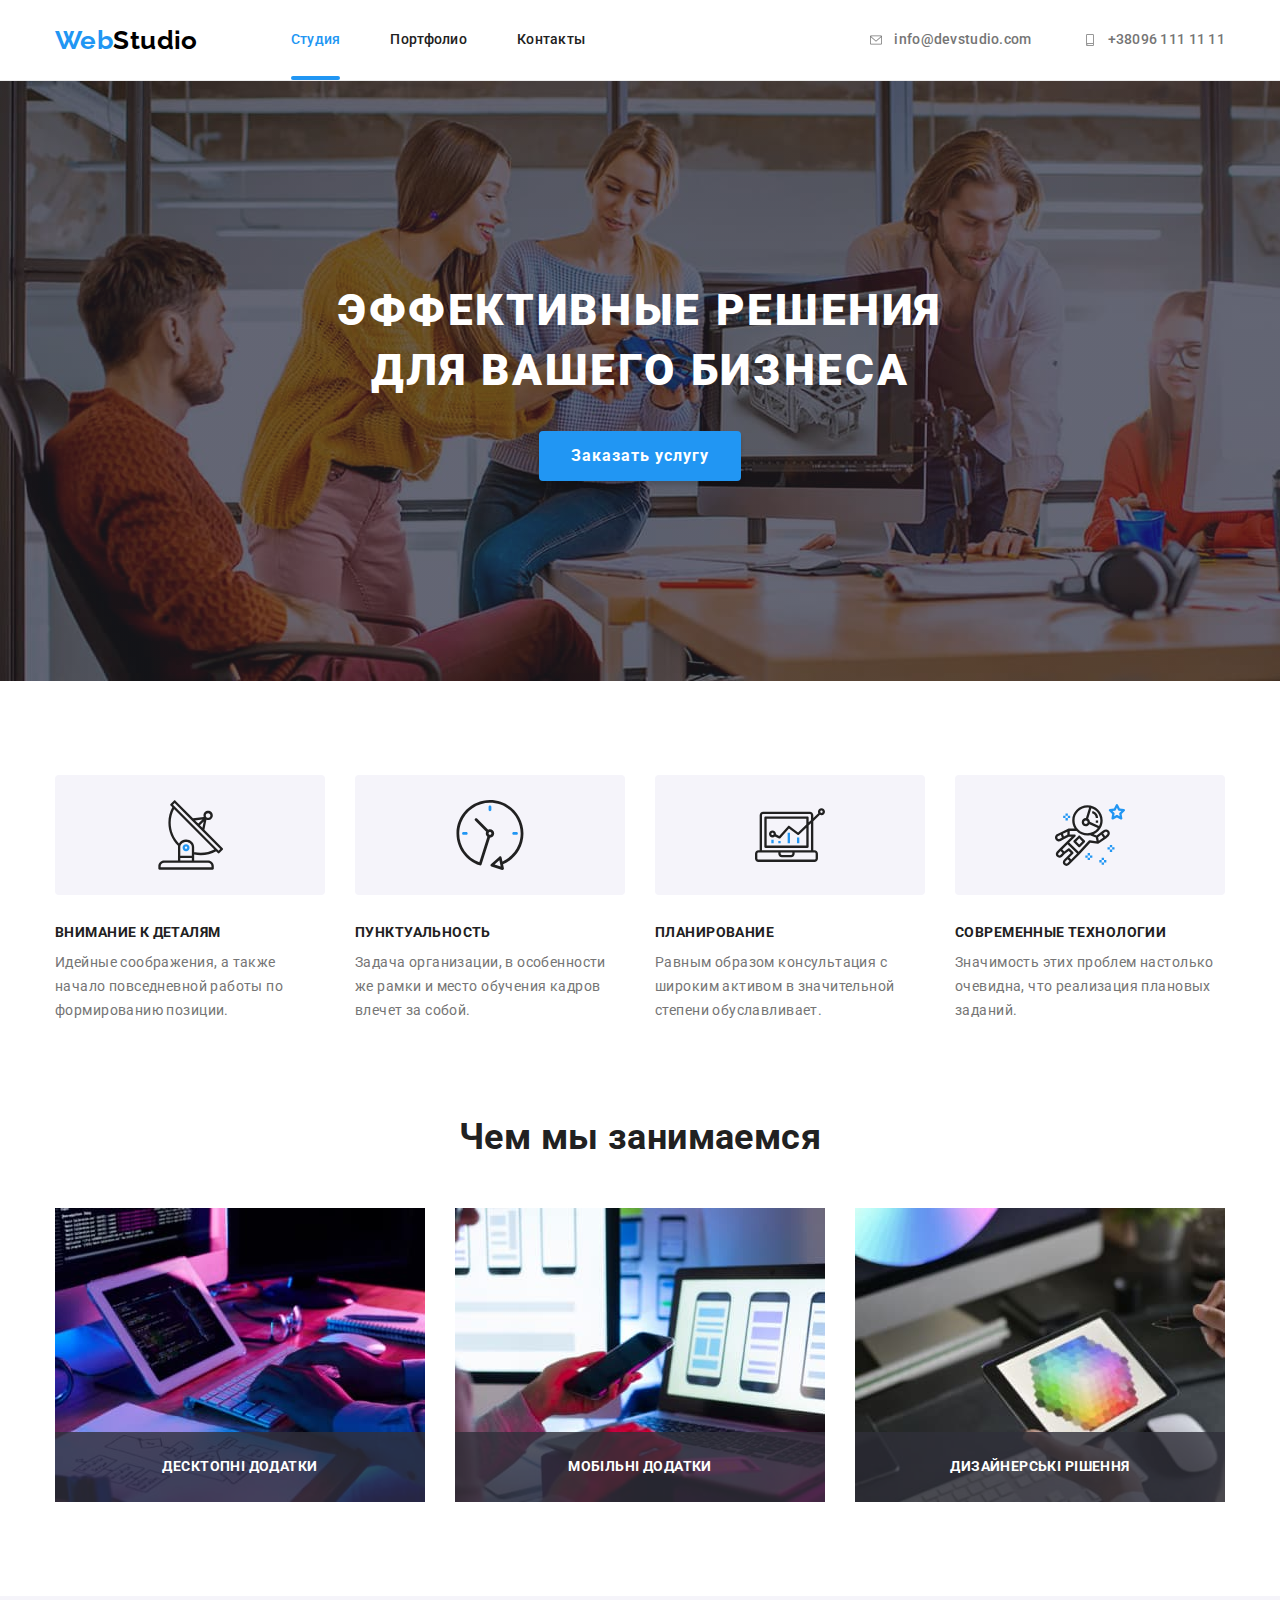
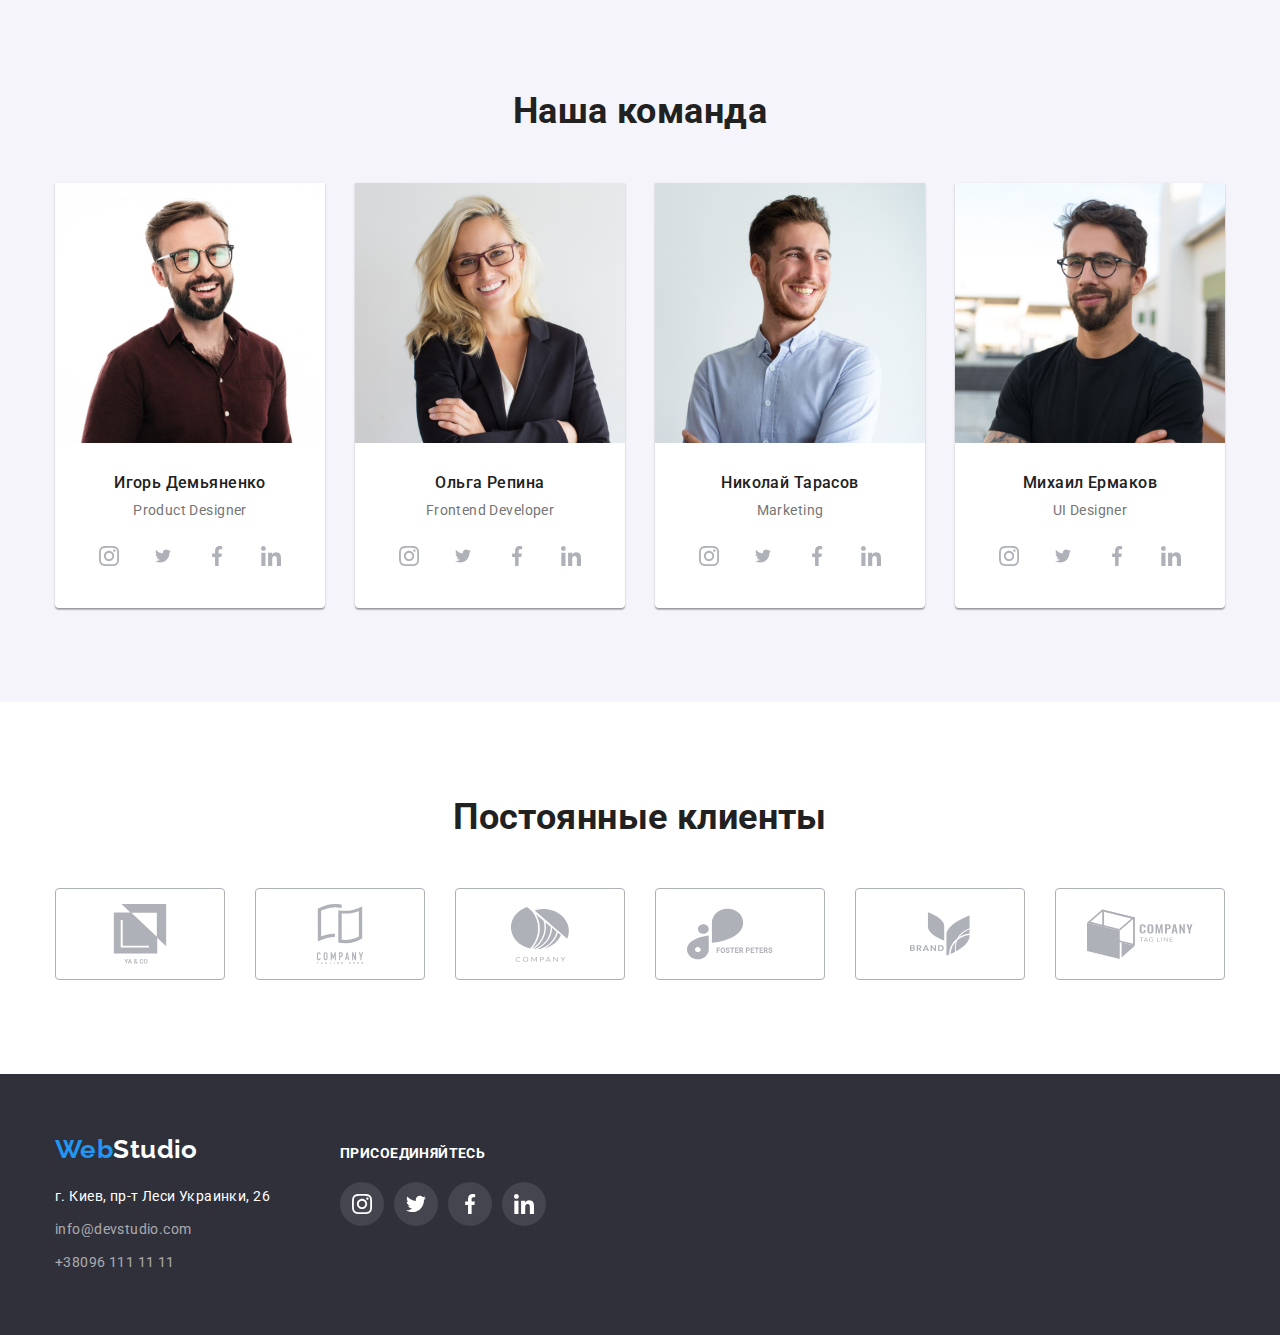
<file: index.html>
<!DOCTYPE html>
<html lang="ru">
<head>
    <meta charset="UTF-8">
    <meta http-equiv="X-UA-Compatible" content="IE=edge">
    <meta name="viewport" content="width=device-width, initial-scale=1.0">
    <title>Вебстудия</title>
    <link rel="stylesheet" href="https://cdnjs.cloudflare.com/ajax/libs/modern-normalize/1.1.0/modern-normalize.min.css">
    <link rel="stylesheet" href="./css/style.css">
    <link href="https://fonts.googleapis.com/css2?family=Raleway:wght@700&family=Roboto:wght@400;500;700;900&display=swap"
        rel="stylesheet">
</head>
<body>
 <header>
    <div class="container header">
    <a href="index.html" class="logo"><span class="logo-text">Web</span>Studio</a>
    <nav class="site-nav">
        <ul class="nav-link">
            <li class="item">
                <a href="index.html" class="link current">Студия</a>
            </li>
            <li class="item">
                <a href="portfolio.html" class="link">Портфолио</a>
            </li>
            <li class="item">
                <a href="#" class="link">Контакты</a>
            </li>
        </ul>
    </nav>
    <ul class="contact">
        <li class="item">
            <a href="mailto:info@devstudio.com" class="contact-link">
                <svg class="envelope" width="16px" height="12px">
                    <use href="./images/icon/sprite.svg#envelope"></use>
                </svg>info@devstudio.com
            </a>
        </li>
        <li class="item">
            <a href="tel:+380961111111" class="contact-link">
                <svg class="envelope" width="10px" height="16px">
                <use href="./images/icon/sprite.svg#smartphone"></use>
            </svg>+38096 111 11 11</a>
        </li>
    </ul>
    </div>
 </header>
 <main>
    <!--Hero-->
    <section class="section hero">
        <div class="container">
        <h1 class="title">ЭФФЕКТИВНЫЕ РЕШЕНИЯ ДЛЯ ВАШЕГО БИЗНЕСА</h1>
        <button type="button" class="btn-hero" data-modal-open>Заказать услугу</button>
        </div>
        <div class="backdrop is-hidden" data-modal>
            <div class="modal">
            <button class="modal-close" data-modal-close>
                <svg class="icon-close" width="11px" height="11px">
                    <use href="./images/icon/sprite.svg#close"></use>
                </svg> 
            </button>
            </div>
        </div>
    </section>
    <!--Advantages-->
    <section class="section advantage">
        <div class="container">
        <h2 class="visually-hidden" >Наши преимущества</h2>
        <ul class="advantage-list"> 
            <li class="item">
                <div class="advantage-icon">
                <svg class="icon" width="65px" height="70px">
                    <use href="./images/icon/sprite.svg#satelite"></use>
                </svg>
                </div>
                <h3 class="advantage-title">Внимание к деталям</h3>
                <p class="advantage-text">
                    Идейные соображения, а также начало повседневной работы по формированию позиции.
                </p>
            </li>
            <li class="item">
                <div class="advantage-icon">
                    <svg class="icon" width="70px" height="70px">
                        <use href="./images/icon/sprite.svg#clock"></use>
                    </svg>
                </div>
                <h3 class="advantage-title">Пунктуальность</h3>
                <p class="advantage-text">
                    Задача организации, в особенности же рамки и место обучения кадров влечет за собой.
                </p>
            </li>
            <li class="item">
                <div class="advantage-icon">
                    <svg class="icon" width="70px" height="70px">
                        <use href="./images/icon/sprite.svg#diagram"></use>
                    </svg>
                </div>
                <h3 class="advantage-title">Планирование</h3>
                <p class="advantage-text">
                    Равным образом консультация с широким активом в значительной степени обуславливает.
                </p>
            </li>
            <li class="item">
                <div class="advantage-icon">
                    <svg class="icon" width="70px" height="70px">
                        <use href="./images/icon/sprite.svg#astronaut"></use>
                    </svg>
                </div>
                <h3 class="advantage-title">Современные технологии</h3>
                <p class="advantage-text">
                    Значимость этих проблем настолько очевидна, что реализация плановых заданий.
                </p>
            </li>
        </ul>
        </div>
    </section>
    <!--Works-->
    <section class="section works">
        <div class="container">
        <h2 class="works-title">Чем мы занимаемся</h2>
        <ul class="works-list">
            <li class="item">
                <img src="./images/work1.jpg" alt="Набор проэкта"
                width="370" height="294">
                <p class="image-text">Десктопні додатки</p>
            </li>
            <li class="item">
                <img src="./images/work2.jpg" alt="Ноутбук"
                width="370" height="294">
                <p class="image-text">Мобільні додатки</p>
            </li>
            <li class="item">
                <img src="./images/work3.jpg" alt="Планшет"
                width="370" height="294">
                <p class="image-text">Дизайнерські рішення</p>
            </li>
        </ul>
        </div>
    </section>
    <!--Stuff-->
    <section class="section stuff">
        <div class="container">
        <h2 class="stuff-title">Наша команда</h2>
        <ul class="stuff-list">
            <li class="item">
                <img src="./images/face1.jpg" alt="Игорь Демьяненко" 
                width="270" height="260">
                <div class="stuff-card">
                    <h3 class="stuff-title-name">Игорь Демьяненко</h3>
                    <p lang="en" class="stuff-position">Product Designer</p>
                    <div>
                        <ul class="social-stuff">
                            <li class="social-stuff-item">
                                    <a href="#" class="stuff-link">
                                        <svg class="social-icon" width="20px" height="20px">
                                            <use href="./images/icon/sprite.svg#instagram"></use>
                                        </svg>
                                    </a>
                            </li>
                            <li class="social-stuff-item">
                                 <a href="#" class="stuff-link">
                                    <svg class="social-icon" width="20px" height="16px">
                                        <use href="./images/icon/sprite.svg#twitter"></use>
                                    </svg>
                                </a>
                            </li>
                            <li class="social-stuff-item">
                                <a href="#" class="stuff-link">
                                    <svg class="social-icon" width="20px" height="20px">
                                        <use href="./images/icon/sprite.svg#facebook"></use>
                                    </svg>
                                </a>
                            </li>
                            <li class="social-stuff-item">
                                <a href="#" class="stuff-link">
                                    <svg class="social-icon" width="20px" height="20px">
                                        <use href="./images/icon/sprite.svg#linkedin"></use>
                                    </svg>
                                </a>
                            </li>
                        </ul>
                    </div>
                </div>    
            </li>
            <li class="item">
                <img src="./images/face2.jpg" alt="Ольга Репина" 
                width="270" height="260">
                <div class="stuff-card">
                    <h3 class="stuff-title-name">Ольга Репина</h3>
                    <p lang="en" class="stuff-position">Frontend Developer</p>
                    <div>
                        <ul class="social-stuff">
                            <li class="social-stuff-item">
                                <a href="#" class="stuff-link">
                                    <svg class="social-icon" width="20px" height="20px">
                                        <use href="./images/icon/sprite.svg#instagram"></use>
                                    </svg>
                                </a>
                            </li>
                            <li class="social-stuff-item">
                                <a href="#" class="stuff-link">
                                    <svg class="social-icon" width="20px" height="16px">
                                        <use href="./images/icon/sprite.svg#twitter"></use>
                                    </svg>
                                </a>
                            </li>
                            <li class="social-stuff-item">
                                <a href="#" class="stuff-link">
                                    <svg class="social-icon" width="20px" height="20px">
                                        <use href="./images/icon/sprite.svg#facebook"></use>
                                    </svg>
                                </a>
                            </li>
                            <li class="social-stuff-item">
                                <a href="#" class="stuff-link">
                                    <svg class="social-icon" width="20px" height="20px">
                                        <use href="./images/icon/sprite.svg#linkedin"></use>
                                    </svg>
                                </a>
                            </li>
                        </ul>
                    </div>
                </div>
            </li>
            <li class="item">
                <img src="./images/face3.jpg" alt="Николай Тарасов" 
                width="270" height="260">
                <div class="stuff-card">
                    <h3 class="stuff-title-name">Николай Тарасов</h3>
                    <p lang="en" class="stuff-position">Marketing</p>
                    <div>
                        <ul class="social-stuff">
                            <li class="social-stuff-item">
                                <a href="#" class="stuff-link">
                                    <svg class="social-icon" width="20px" height="20px">
                                        <use href="./images/icon/sprite.svg#instagram"></use>
                                    </svg>
                                </a>
                            </li>
                            <li class="social-stuff-item">
                                <a href="#" class="stuff-link">
                                    <svg class="social-icon" width="20px" height="16px">
                                        <use href="./images/icon/sprite.svg#twitter"></use>
                                    </svg>
                                </a>
                            </li>
                            <li class="social-stuff-item">
                                <a href="#" class="stuff-link">
                                    <svg class="social-icon" width="20px" height="20px">
                                        <use href="./images/icon/sprite.svg#facebook"></use>
                                    </svg>
                                </a>
                            </li>
                            <li class="social-stuff-item">
                                <a href="#" class="stuff-link">
                                    <svg class="social-icon" width="20px" height="20px">
                                        <use href="./images/icon/sprite.svg#linkedin"></use>
                                    </svg>
                                </a>
                            </li>
                        </ul>
                    </div>
                </div>    
            </li>
            <li class="item">
                <img src="./images/face4.jpg" alt="Михаил Ермаков" 
                width="270" height="260">
                <div class="stuff-card">
                    <h3 class="stuff-title-name">Михаил Ермаков</h3>
                    <p lang="en" class="stuff-position">UI Designer</p>
                    <div>
                        <ul class="social-stuff">
                            <li class="social-stuff-item">
                                <a href="#" class="stuff-link">
                                    <svg class="social-icon" width="20px" height="20px">
                                        <use href="./images/icon/sprite.svg#instagram"></use>
                                    </svg>
                                </a>
                            </li>
                            <li class="social-stuff-item">
                                <a href="#" class="stuff-link">
                                    <svg class="social-icon" width="20px" height="16px">
                                        <use href="./images/icon/sprite.svg#twitter"></use>
                                    </svg>
                                </a>
                            </li>
                            <li class="social-stuff-item">
                                <a href="#" class="stuff-link">
                                    <svg class="social-icon" width="20px" height="20px">
                                        <use href="./images/icon/sprite.svg#facebook"></use>
                                    </svg>
                                </a>
                            </li>
                            <li class="social-stuff-item">
                                <a href="#" class="stuff-link">
                                    <svg class="social-icon" width="20px" height="20px">
                                        <use href="./images/icon/sprite.svg#linkedin"></use>
                                    </svg>
                                </a>
                            </li>
                        </ul>
                    </div>
                </div>
            </li>
        </ul>
        </div>
    </section>
    <!-- Clients -->
    <section class="section">
        <div class="container">
            <h2 class="works-title">Постоянные клиенты</h2>
            <ul class="client-list">
                <li class="client-item">
                    <a class="client-link" href="#">
                        <svg class="client-icon" width="106px" height="60px">
                            <use href="./images/icon/sprite.svg#logo1"></use>
                        </svg> 
                    </a>
                </li>
                <li class="client-item">
                    <a class="client-link" href="#">
                        <svg class="client-icon" width="106px" height="60px">
                            <use href="./images/icon/sprite.svg#logo2"></use>
                        </svg>
                    </a>
                </li>
                <li class="client-item">
                    <a class="client-link" href="#">
                        <svg class="client-icon" width="106px" height="60px">
                            <use href="./images/icon/sprite.svg#logo3"></use>
                        </svg>
                    </a>
                </li>
                <li class="client-item">
                    <a class="client-link" href="#">
                        <svg class="client-icon" width="106px" height="60px">
                            <use href="./images/icon/sprite.svg#logo4"></use>
                        </svg>
                    </a>
                </li>
                <li class="client-item">
                    <a class="client-link" href="#">
                        <svg class="client-icon" width="106px" height="60px">
                            <use href="./images/icon/sprite.svg#logo5"></use>
                        </svg>
                    </a>
                </li>
                <li class="client-item">
                    <a class="client-link" href="#">
                        <svg class="client-icon" width="106px" height="60px">
                            <use href="./images/icon/sprite.svg#logo6"></use>
                        </svg>
                    </a>
                </li>
            </ul>
        </div>
    </section>
 </main>
 <footer class="footer">
    <div class="container footer-block">
        <div>
            <a href="index.html" class="logo-bottom"><span class="logo-text">Web</span>Studio</a>
            <address class="address">
                <p class="address-street">г. Киев, пр-т Леси Украинки, 26</p> 
                <a class="address-link mail" href="mailto:info@devstudio.com">info@devstudio.com</a> 
                <a class="address-link tel" href="tel:+380961111111">+38096 111 11 11</a>
        </address>
        </div>
        <div class="social-footer">
            <h2 class="footer-title">Присоединяйтесь</h2>
            <ul class="social-footer-list">
                <li class="social-footer-item">
                    <a href="#" class="social-footer-link">
                        <svg class="social-footer-icon" width="20px" height="20px">
                            <use href="./images/icon/sprite.svg#instagram"></use>
                        </svg>
                    </a>
                </li>
                <li class="social-footer-item">
                    <a href="#" class="social-footer-link">
                        <svg class="social-footer-icon" width="20px" height="20px">
                            <use href="./images/icon/sprite.svg#twitter"></use>
                        </svg>
                    </a>
                </li>
                <li class="social-footer-item">
                    <a href="#" class="social-footer-link">
                        <svg class="social-footer-icon" width="20px" height="20px">
                            <use href="./images/icon/sprite.svg#facebook"></use>
                        </svg>
                    </a>
                </li>
                <li class="social-footer-item">
                    <a href="#" class="social-footer-link">
                        <svg class="social-footer-icon" width="20px" height="20px">
                            <use href="./images/icon/sprite.svg#linkedin"></use>
                        </svg>
                    </a>
                </li>
            </ul>
        </div>
    </div>    
 </footer>
<script src="./js/modal.js"></script>
</body>
</html>
</file>
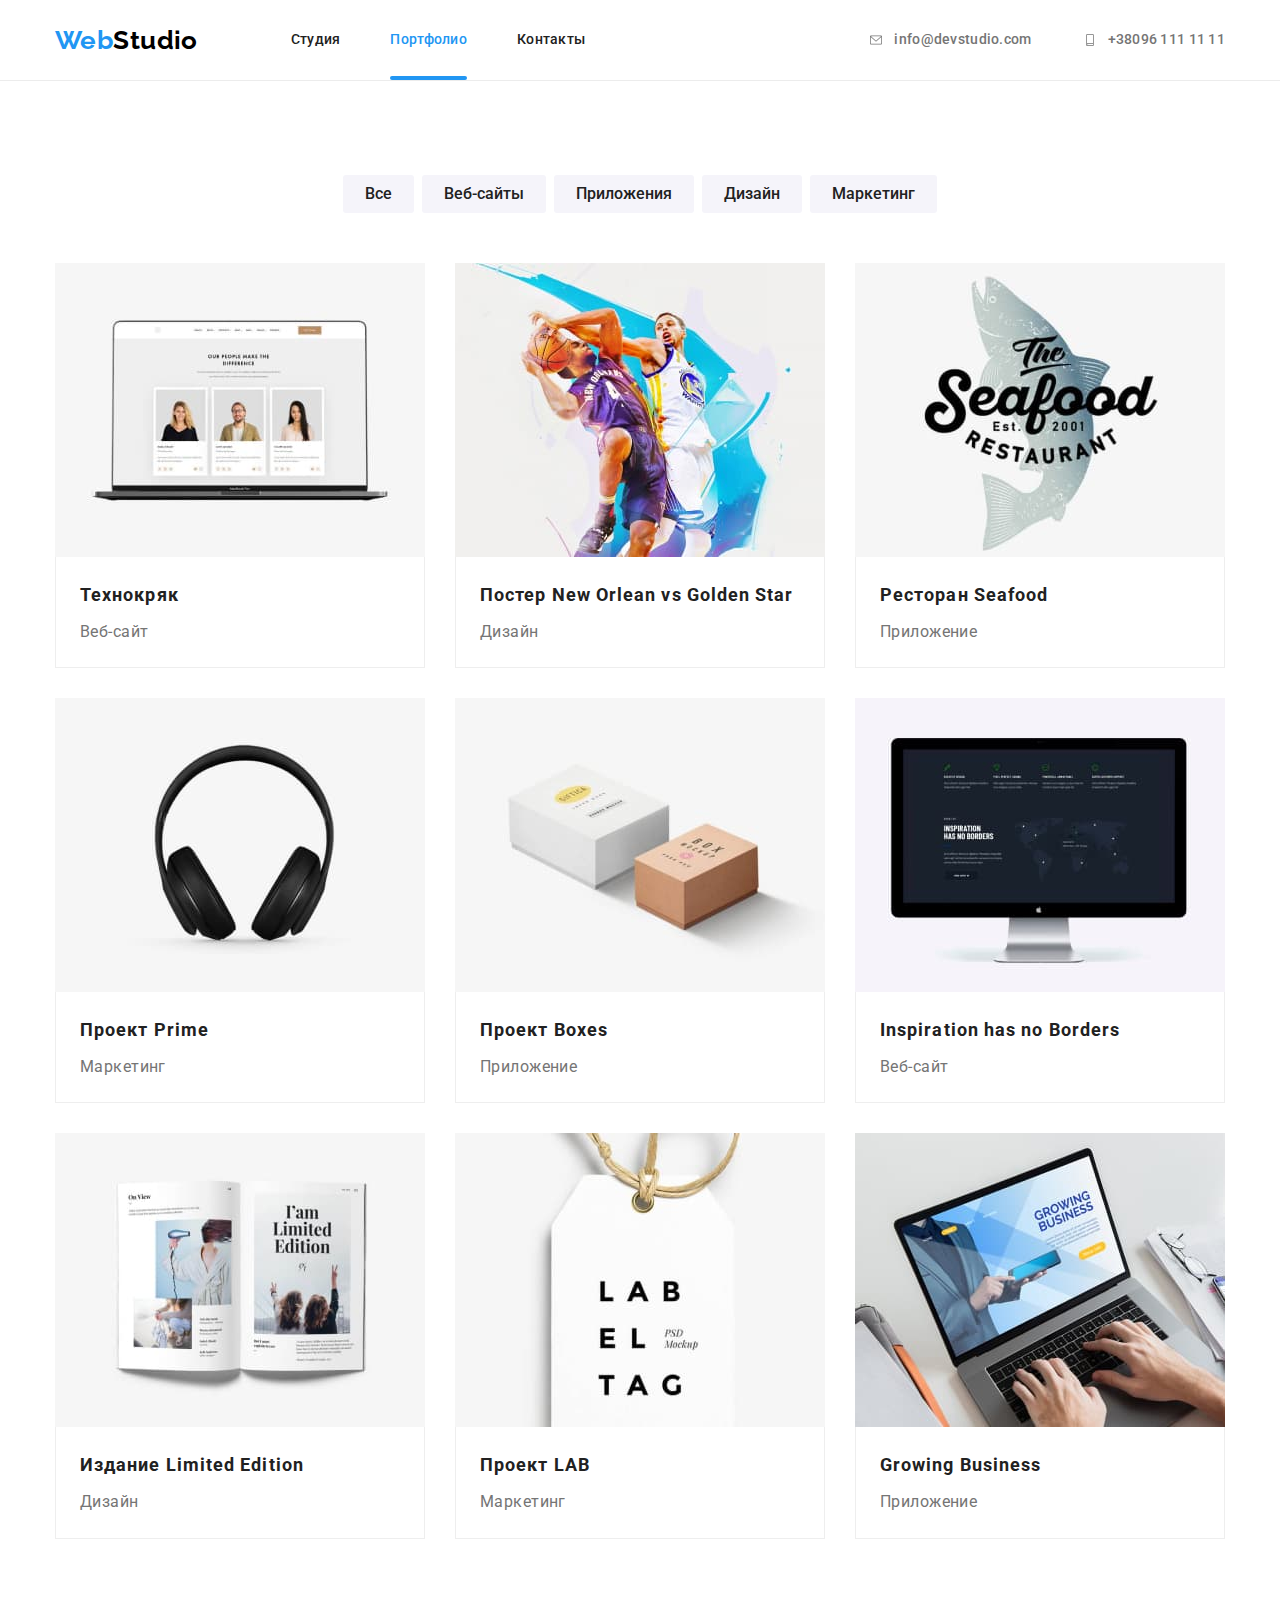
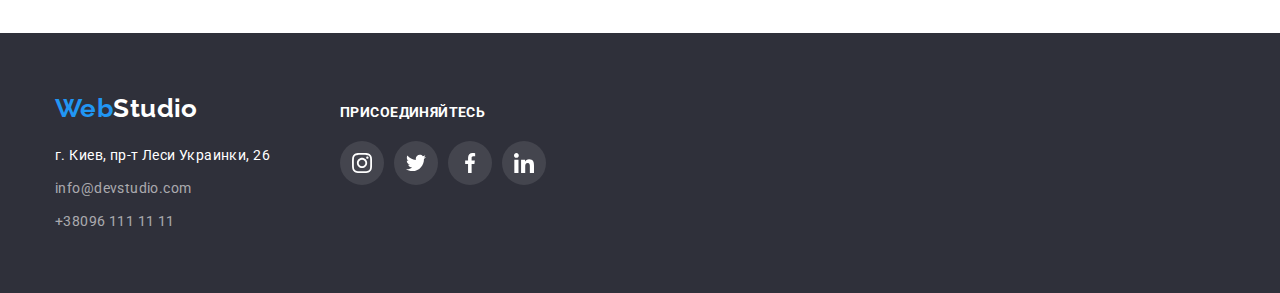
<file: portfolio.html>
<!DOCTYPE html>
<html lang="en">
<head>
    <meta charset="UTF-8">
    <meta http-equiv="X-UA-Compatible" content="IE=edge">
    <meta name="viewport" content="width=device-width, initial-scale=1.0">
    <title>Портфолио</title>
    <link rel="stylesheet" href="https://cdnjs.cloudflare.com/ajax/libs/modern-normalize/1.1.0/modern-normalize.min.css">
    <link rel="stylesheet" href="./css/style.css">
    <link href="https://fonts.googleapis.com/css2?family=Raleway:wght@700&family=Roboto:wght@400;500;700;900&display=swap"
        rel="stylesheet">
</head>
<body>
    <header>
    <div class="container header">
        <a href="index.html" class="logo"><span class="logo-text">Web</span>Studio</a>
        <nav class="site-nav">
            <ul class="nav-link">
                <li class="item">
                    <a href="index.html" class="link">Студия</a>
                </li>
                <li class="item">
                    <a href="portfolio.html" class="link current">Портфолио</a>
                </li>
                <li class="item">
                    <a href="#" class="link">Контакты</a>
                </li>
            </ul>
        </nav>
        <ul class="contact">
            <li class="item">
                <a href="mailto:info@devstudio.com" class="contact-link">
                    <svg class="envelope" width="16px" height="12px">
                        <use href="./images/icon/sprite.svg#envelope"></use>
                    </svg>info@devstudio.com
                </a>
            </li>
            <li class="item">
                <a href="tel:+380961111111" class="contact-link">
                    <svg class="envelope" width="10px" height="16px">
                        <use href="./images/icon/sprite.svg#smartphone"></use>
                    </svg>+38096 111 11 11</a>
            </li>
        </ul>
    </div>
    </header>
    <main>
        <section class="section">
            <div class="container">
            <!--Наши работы нужно скрыть-->
            <h1 class="visually-hidden">Наши работы</h1>
            <!--Наши работы-->
            <ul class="filter">
                <li class="item"><button type="button" class="btn-portfolio">Все</button></li>
                <li class="item"><button type="button" class="btn-portfolio">Веб-сайты</button></li>
                <li class="item"><button type="button" class="btn-portfolio">Приложения</button></li>
                <li class="item"><button type="button" class="btn-portfolio">Дизайн</button></li>
                <li class="item"><button type="button" class="btn-portfolio">Маркетинг</button></li>
            </ul>
            <ul class="gallery">
                <li class="item">
                    <div class="gallery-description">
                        <img src="./images/portfolio/techno.jpg" alt="ноутбук с сайтом" width="370" height="294">
                        <p class="text-description">Ресурс пропонує комплексні пропозиції з різним рівнем функціоналу та сервісів. Все це дозволить відвідувачу отримати
                        вичерпні відомості про компанію чи приватну особу.</p>
                    </div>
                    <div class="border">
                        <h2 class="title-portfolio">Технокряк</h2>
                        <p class="text-title-portfolio">Веб-сайт</p>
                    </div>
                </li>
                <li class="item">
                    <div class="gallery-description">
                        <img src="./images/portfolio/poster.jpg" alt="два баскетболиста" width="370" height="294">
                        <p class="text-description">Ресурс пропонує комплексні пропозиції з різним рівнем функціоналу та сервісів. Все це дозволить відвідувачу отримати вичерпні відомості про компанію чи приватну особу.</p>
                    </div>
                    <div class="border">
                        <h2 lang="en" class="title-portfolio">Постер New Orlean vs Golden Star</h2>
                        <p class="text-title-portfolio">Дизайн</p>
                    </div>
                </li>
                <li class="item">
                    <div class="gallery-description">
                    <img src="./images/portfolio/seafood.jpg" alt="логотип ресторана" width="370" height="294">
                    <p class="text-description">Ресурс пропонує комплексні пропозиції з різним рівнем функціоналу та сервісів. Все це дозволить відвідувачу отримати вичерпні відомості про компанію чи приватну особу.</p>
                    </div>
                    <div class="border">
                        <h2 lang="en" class="title-portfolio">Ресторан Seafood</h2>
                        <p class="text-title-portfolio">Приложение</p>
                    </div>
                </li>
                <li class="item">
                    <div class="gallery-description">
                    <img src="./images/portfolio/prime.jpg" alt="наушники" width="370" height="294">
                    <p class="text-description">Ресурс пропонує комплексні пропозиції з різним рівнем функціоналу та сервісів. Все це дозволить відвідувачу отримати вичерпні відомості про компанію чи приватну особу.</p>
                    </div>
                    <div class="border">
                        <h2 lang="en" class="title-portfolio">Проект Prime</h2>
                        <p class="text-title-portfolio">Маркетинг</p>
                    </div>
                </li>
                <li class="item">
                    <div class="gallery-description">
                    <img src="./images/portfolio/boxes.jpg" alt="две коробки" width="370" height="294">
                    <p class="text-description">Ресурс пропонує комплексні пропозиції з різним рівнем функціоналу та сервісів. Все це дозволить відвідувачу отримати вичерпні відомості про компанію чи приватну особу.</p>
                    </div>
                    <div class="border">
                        <h2 lang="en" class="title-portfolio">Проект Boxes</h2>
                        <p class="text-title-portfolio">Приложение</p>
                    </div>
                </li>
                <li class="item">
                    <div class="gallery-description">
                    <img src="./images/portfolio/borders.jpg" alt="монитор" width="370" height="294">
                    <p class="text-description">Ресурс пропонує комплексні пропозиції з різним рівнем функціоналу та сервісів. Все це дозволить відвідувачу отримати вичерпні відомості про компанію чи приватну особу.</p>
                    </div>
                    <div class="border">
                        <h2 lang="en" class="title-portfolio">Inspiration has no Borders</h2>
                        <p class="text-title-portfolio">Веб-сайт</p>
                    </div>
                </li>
                <li class="item">
                    <div class="gallery-description">
                    <img src="./images/portfolio/limited.jpg" alt="открытая книга" width="370" height="294">
                    <p class="text-description">Ресурс пропонує комплексні пропозиції з різним рівнем функціоналу та сервісів. Все це дозволить відвідувачу отримати вичерпні відомості про компанію чи приватну особу.</p>
                    </div>
                    <div class="border">
                        <h2 lang="en" class="title-portfolio">Издание Limited Edition</h2>
                        <p class="text-title-portfolio">Дизайн</p>
                    </div>
                </li>
                <li class="item">
                    <div class="gallery-description">
                    <img src="./images/portfolio/lab.jpg" alt="ярлык компании" width="370" height="294">
                    <p class="text-description">Ресурс пропонує комплексні пропозиції з різним рівнем функціоналу та сервісів. Все це дозволить відвідувачу отримати вичерпні відомості про компанію чи приватну особу.</p>
                    </div>
                    <div class="border">
                        <h2 lang="en" class="title-portfolio">Проект LAB</h2>
                        <p class="text-title-portfolio">Маркетинг</p>
                    </div>
                </li>
                <li class="item">
                    <div class="gallery-description">
                    <img src="./images/portfolio/grow.jpg" alt="пользователь с ноутбуком" width="370" height="294">
                    <p class="text-description">Ресурс пропонує комплексні пропозиції з різним рівнем функціоналу та сервісів. Все це дозволить відвідувачу отримати вичерпні відомості про компанію чи приватну особу.</p>
                    </div>
                    <div class="border">
                        <h2 lang="en" class="title-portfolio">Growing Business</h2>
                        <p class="text-title-portfolio">Приложение</p>
                    </div>
                </li>
            </ul>
            </div>
        </section>
    </main>
    <footer class="footer">
        <div class="container footer-block">
            <div>
                <a href="index.html" class="logo-bottom"><span class="logo-text">Web</span>Studio</a>
                <address class="address">
                    <p class="address-street">г. Киев, пр-т Леси Украинки, 26</p>
                    <a class="address-link mail" href="mailto:info@devstudio.com">info@devstudio.com</a>
                    <a class="address-link tel" href="tel:+380961111111">+38096 111 11 11</a>
                </address>
            </div>
            <div class="social-footer">
                <h2 class="footer-title">Присоединяйтесь</h2>
                <ul class="social-footer-list">
                    <li class="social-footer-item">
                        <a href="#" class="social-footer-link">
                            <svg class="social-footer-icon" width="20px" height="20px">
                                <use href="./images/icon/sprite.svg#instagram"></use>
                            </svg>
                        </a>
                    </li>
                    <li class="social-footer-item">
                        <a href="#" class="social-footer-link">
                            <svg class="social-footer-icon" width="20px" height="20px">
                                <use href="./images/icon/sprite.svg#twitter"></use>
                            </svg>
                        </a>
                    </li>
                    <li class="social-footer-item">
                        <a href="#" class="social-footer-link">
                            <svg class="social-footer-icon" width="20px" height="20px">
                                <use href="./images/icon/sprite.svg#facebook"></use>
                            </svg>
                        </a>
                    </li>
                    <li class="social-footer-item">
                        <a href="#" class="social-footer-link">
                            <svg class="social-footer-icon" width="20px" height="20px">
                                <use href="./images/icon/sprite.svg#linkedin"></use>
                            </svg>
                        </a>
                    </li>
                </ul>
            </div>
        </div>
    </footer>
</body>
</html>
</file>
<file: css/style.css>
:root {
    --primary-text-color: #757575;
    --title-text-color: #212121;
    --accent-color: #2196F3;
    --hero-color: #ffffff;
    --primary-icon-color: #AFB1B8;
}

body {
    font-family: "Roboto", sans-serif;
    color: var(--primary-text-color); 
    letter-spacing: 0.03em;
    font-size: 14px;
    background: var(--hero-color);
}
ul {
    list-style: none;
    padding: 0;
    margin: 0;
}
a {
    text-decoration: none;
}
img {
    display: block;
}

.container {
    width: 1200px;
    padding-left: 15px;
    padding-right: 15px;
    margin-left: auto;
    margin-right: auto;
}
header {
    border-bottom: 1px solid #ECECEC; 
}
.header {
    display: flex;
    align-items: center;
}
.section {
    padding-top: 94px;
    padding-bottom: 94px;
}
/*logo*/
.logo,
.logo-bottom {
    font-family: "Raleway", sans-serif;
    font-weight: 700;
    font-size: 26px;
    line-height: 1.19;
}
.logo {
    color: #000000;
    margin-right: 93px;
}
.logo-text {
    color: var(--accent-color);
}
/*site-nav*/

.link {
    display: block;
    font-weight: 500;
    line-height: 1.14;
    letter-spacing: 0.02em;
    color: var(--title-text-color);
    padding-top: 32px;
    padding-bottom: 32px;
    transition: color 250ms cubic-bezier(0.4, 0, 0.2, 1);
}
.item {
    position: relative;
}
.nav-link .link.current::after {
    content: "";
    position: absolute;
    left: 0;
    bottom: 0;
    display: block;
    width: 100%;
    height: 4px;
    border-radius: 2px;
    background-color: var(--accent-color);
}
.nav-link .link.current,
.site-nav .link:hover,
.site-nav .link:focus {
    color: var(--accent-color);
}
.nav-link {
    display: flex;   
}

.nav-link .item + .item {
    margin-left: 50px;
}

.contact-link { 
display: flex;
font-weight: 500;
line-height: 1.14;
letter-spacing: 0.02em;
color: var(--primary-text-color);
height: 16px;
align-items: center;
transition: color 250ms cubic-bezier(0.4, 0, 0.2, 1);
}
.contact .contact-link:hover,
.contact .contact-link:focus {
    color: var(--accent-color);
    
}
.contact .envelope:hover,
.contact .envelope:focus {
    fill: var(--accent-color);
}

.contact {
    display: flex;
    margin-left: auto;
    align-items: center;
}
.contact .item + .item {
    margin-left: 50px;
}

.envelope {
    background-size: cover;
    margin-right: 10px;
    width: 16px;
    height: 12px;
    fill: currentColor; 
    transition: fill 250ms cubic-bezier(0.4, 0, 0.2, 1);
}


/*hero*/
.hero {
    margin: 0 auto;
    max-width: 1600px;
    height: 600px;
    padding-bottom: 200px;
    padding-top: 200px;
    text-align: center;
    letter-spacing: 0.06em;
    color: var(--hero-color);
    background-image: linear-gradient(to right, rgba(47, 48, 58, 0.4), rgba(47, 48, 58, 0.4)), url(../images/bgimg.jpg);
    background-color: #C4C4C4;
}

.title {
    margin-right: auto;
    margin-left: auto;
    width: 696px;
    margin-top: 0;
    margin-bottom: 30px;
    font-weight: 900;
    font-size: 44px;
    line-height: 1.36;
    text-transform: uppercase;
    letter-spacing: 0.06em;
    
}
.btn-hero {
    padding: 10px 32px;
    font-weight: 700;
    font-size: 16px;
    letter-spacing: 0.06em;
    line-height: 1.9;
    align-items: center;
    font-family: inherit;
    color: var(--hero-color);
    background: var(--accent-color);
    border-radius: 4px;
    box-shadow: 0px 4px 4px rgba(0, 0, 0, 0.15);
    border: 0;
    cursor: pointer;
    transition: background 250ms cubic-bezier(0.4, 0, 0.2, 1),
            box-shadow 250ms cubic-bezier(0.4, 0, 0.2, 1);
}

.btn-hero:hover,
.btn-hero:focus {
    background: #188CE8;;
    box-shadow: 0px 4px 4px rgba(0, 0, 0, 0.15);
}
/* Modal window */
.backdrop {
    position: fixed;
    top: 0;
    right: 0;
    width: 100%;
    height: 100%;
    background: rgba(0, 0, 0, 0.2);
    z-index: 1;
    opacity: 1;
    transition: opacity 250ms cubic-bezier(0.4, 0, 0.2, 1), 
    visibility 250ms cubic-bezier(0.4, 0, 0.2, 1);
}
.backdrop.is-hidden {
    opacity: 0;
    pointer-events: none;
    visibility: hidden;
}
.backdrop.is-hidden .modal {
    transform: translate(-50%, -50%) scale(1.2);
    transition: visibility 250ms cubic-bezier(0.4, 0, 0.2, 1), 
    transform 250ms cubic-bezier(0.4, 0, 0.2, 1);
}
.modal {
    position: absolute;
    top: 50%;
    left: 50%;
    transform: translate(-50%, -50%);
    width: 528px;
    height: 521px;
    background: #FFFFFF;
    box-shadow: 0px 1px 3px rgba(0, 0, 0, 0.12), 0px 1px 1px rgba(0, 0, 0, 0.14), 0px 2px 1px rgba(0, 0, 0, 0.2);
    border-radius: 4px;
}
.modal-close {
    display: flex;
    align-items: center;
    justify-content: center;
    margin-left: 490px;
    margin-top: 8px;
    margin-right: 8px;
    padding: 9px 9px 10px 10px;
    width: 30px;
    height: 30px;
    border-radius: 50%;
    border: 1px solid rgba(0, 0, 0, 0.1);
    background-color:#ffffff;
    cursor: pointer;

    transition: border 250ms cubic-bezier(0.4, 0, 0.2, 1);
}
.icon-close {
    fill:#000000;
    transition: fill 250ms cubic-bezier(0.4, 0, 0.2, 1);
        
}

.icon-close:hover,
.icon-close:focus {
    fill: var(--accent-color);
}

/*Advantages*/
.visually-hidden {
    position: absolute;
    width: 1px;
    height: 1px;
    margin: -1px;
    border: 0;
    padding: 0;
    white-space: nowrap;
    clip-path: inset(100%);
    1clip: rect(0 0 0 0);
    overflow: hidden;
}
.advantage-icon {
    background: #F5F4FA;
    border-radius: 4px;
    display: flex;
    height: 120px;
    align-items: center;
    justify-content: center;
    margin-bottom: 30px;
}

.advantage-list {
    display: flex;
    flex-wrap: wrap;
}

.advantage-list .item {
    width: 270px;
}
.advantage-list .item + .item {
    margin-left: 30px;
}
.advantage-title {
    margin-top: 0;
    margin-bottom: 10px;
    font-size: inherit;
    font-weight: 700;
    line-height: 1.14;
    color: var(--title-text-color);
    text-transform: uppercase;
}
.advantage-text {
    margin-top: 0;
    margin-bottom: 0;
    line-height: 1.7;
}

/*works*/
.works {
    padding-top: 0;
}

.works-title,
.stuff-title {
    font-weight: 700;
    font-size: 36px;
    line-height: 1.17;
    text-align: center;
    color: var(--title-text-color);
}
.works-title {
    margin-top: 0;
    margin-bottom: 50px;
}
.works-list {
    display: flex;
    flex-wrap: wrap;
}
.works-list .item + .item {
    margin-left: 30px;
}
.item {
    position: relative;
}
 .image-text {
    padding: 27px 0;
    margin: 0;
    background: rgba(47, 48, 58, 0.8);
    width: 100%;
    height: 70px;
    font-weight: 700;
    font-size: 14px;
    line-height: 1.14;
    text-align: center;
    text-transform: uppercase;
    color: #FFFFFF;
    
    position: absolute;
    bottom: 0;
    left: 0;
 }
/*stuff*/
.stuff {
    background: #F5F4FA;
}
.stuff-list {
    display: flex;
    flex-wrap: wrap;
}

.stuff-list .item + .item {
    margin-left: 30px;
}
.stuff-title {
    margin-top: 0;
    margin-bottom: 50px;
}
.stuff-title-name {
    margin-top: 0;
    margin-bottom: 10px;
    font-weight: 500;
    text-align: center;
    color: var(--title-text-color);
}
.stuff-posotion,
.stuff-title-name {
    font-size: 16px;
    line-height: 1.19;
}
.stuff-position {
    margin-top: 0;
    margin-bottom: 16px;
    text-align: center;
}
.stuff-list .item {
    background: #FFFFFF;
    border-radius: 0px 0px 4px 4px;
    box-shadow: 0px 1px 3px rgba(0, 0, 0, 0.12), 0px 1px 1px rgba(0, 0, 0, 0.14), 0px 2px 1px rgba(0, 0, 0, 0.2);
}

.stuff-card {
    display: block; 
    padding-top: 30px;
    padding-bottom: 30px;
}
.social-stuff {
    display: flex;
    align-items: center;
    justify-content: center;
    padding-left: 32px;
    padding-right: 32px;
}
.social-stuff-item {
    justify-content: center;
    background-position: center;
}
.social-stuff-item + .social-stuff-item {
   margin-left: 10px; 
}
.stuff-link {
    display: flex;
    align-items: center;
    justify-content: center;
    width: 44px;
    height: 44px;
    border-radius: 50%; 
    background-color: #ffffff;
    transition: background-color 250ms cubic-bezier(0.4, 0, 0.2, 1);
}

.social-icon {
    display: flex;
    align-items: center;
    justify-content: center;
    fill: var(--primary-icon-color); 
    transition: fill 250ms cubic-bezier(0.4, 0, 0.2, 1);
    
    
}
.stuff-link:hover,
.stuff-link:focus {
    background-color: var(--accent-color);
}
.stuff-link:hover .social-icon,
.stuff-link:focus .social-icon {
    fill: var(--hero-color);
}

/* Clients */
.client-list {
    display: flex;
    flex-wrap: wrap;
    align-items: center;
}
.client-item:not(:last-child) {
    margin-right: 30px;
}

.client-link {
    display: flex;
    align-items: center;
    justify-content: center;
    width: 170px;
    height: 92px;
    border: 1px solid #AFB1B8;
    border-radius: 4px;
    transition: border 250ms cubic-bezier(0.4, 0, 0.2, 1);
}
.client-icon {
    display: flex;
    justify-content: center;
    align-items: center;
    fill: var(--primary-icon-color); 
    transition: fill 250ms cubic-bezier(0.4, 0, 0.2, 1);
}

.client-link:hover,
.client-link:focus {
    border: 1px solid var(--accent-color);
}

.client-link:hover .client-icon,
.client-link:focus .client-icon {
    fill: var(--accent-color);
    
}
/*footer*/
.footer {
    padding-top: 60px;
    padding-bottom: 60px;
    background-color: #2F303A; 
}

.logo-bottom {
    display: block;
    color: var(--hero-color);
    margin-bottom: 20px;
    
}
.address {
    line-height: 1.71;
    color: var(--hero-color);
    font-style: inherit;
}
.address-street {
    margin-top: 0;
    margin-bottom: 9px;
}
.mail {
    display:block;
    margin-bottom: 9px;
}


.address-link {
    color: rgba(255, 255, 255, 0.6);
    transition: color 250ms cubic-bezier(0.4, 0, 0.2, 1);
}
.address .address-link:hover,
.address .address-link:focus {
    color: var(--accent-color);
}
.footer-block {
    display: flex;
    align-items: baseline;
}
.social-footer {
    display: block;
    margin-left: 70px;
    margin-top: 0;
    padding: 0;
}
.footer-title {
    margin: 0;
    margin-bottom: 20px;
    font-weight: 700;
    font-size: 14px;
    line-height: 1.14;
    letter-spacing: 0.03em;
    text-transform: uppercase;
    color: #FFFFFF;
}
.social-footer-list {
    display: flex;
    align-items: center;
    justify-content: center;
}
.social-footer-item {
    justify-content: center;
    background-position: center;
}
.social-footer-item + .social-footer-item {
    margin-left: 10px;
}
.social-footer-link {
    display: flex;
    align-items: center;
    justify-content: center;
    height: 44px;
    width: 44px;
    border-radius: 50%;
    background: rgba(255, 255, 255, 0.1);
    transition: background-color 250ms cubic-bezier(0.4, 0, 0.2, 1);
}
.social-footer-icon {
    display: flex;
    align-items: center;
    justify-content: center;
    fill: var(--hero-color);
}
.social-footer-link:hover,
.social-footer-link:focus {
    background-color: var(--accent-color);
}
/*portfolio*/
.filter {
    display: flex;
    justify-content: center;
    margin-bottom: 50px;
}
.filter .item + .item {
    margin-left: 8px;
}
.btn-portfolio {
    padding: 6px 22px;
    font-family: inherit;
    font-weight: 500;
    font-size: 16px;
    line-height: 1.6;
    text-align: center;
    color: var(--title-text-color);
    background: #F5F4FA;
    border: 0;
    border-radius: 3px;
    cursor: pointer;
    transition: color 250ms cubic-bezier(0.4, 0, 0.2, 1),
     background 250ms cubic-bezier(0.4, 0, 0.2, 1),
      box-shadow 250ms cubic-bezier(0.4, 0, 0.2, 1);
}

.btn-portfolio:hover,
.btn-portfolio:focus {
    color: var(--hero-color);
    background: var(--accent-color);
    box-shadow: 0px 3px 1px rgba(0, 0, 0, 0.1), 0px 1px 2px rgba(0, 0, 0, 0.08), 0px 2px 2px rgba(0, 0, 0, 0.12);
}
.gallery {
    display: flex;
    flex-wrap: wrap;
}

.gallery .item {
    margin-right: 30px;
    margin-bottom: 30px;
    transition: box-shadow 250ms cubic-bezier(0.4, 0, 0.2, 1);
}
.gallery .item:nth-child(3n) {
    margin-right: 0;
}
.gallery .item:nth-last-child(-n + 3) {
    margin-bottom: 0;
}
.gallery-description {
    position: relative;
    overflow: hidden;
}

.text-description {
    position: absolute;
    left: 0;
    bottom: 0;
    width: 370px;
    height: 294px;
    padding: 63px 24px;
    margin: 0;
    font-size: 18px;
    line-height: 1.56;
    color: #FFFFFF;
    background: rgba(33, 150, 243, 0.9);

    transform: translateY(100%);
    transition: transform 250ms cubic-bezier(0.4, 0, 0.2, 1);
}
.item:hover .text-description {
    transform: translateY(0);
}

.gallery .item:hover,
.gallery .item:focus {
    cursor: pointer;
    box-shadow: 0px 1px 1px rgba(0, 0, 0, 0.12), 0px 4px 4px rgba(0, 0, 0, 0.06), 1px 4px 6px rgba(0, 0, 0, 0.16);
}
.title-portfolio {
    margin-top: 0;
    margin-bottom: 4px;
    font-weight: 700;
    font-size: 18px;
    line-height: 2;
    letter-spacing: 0.06em;
    color: var(--title-text-color);
    
}
.text-title-portfolio {
    margin-top: 0;
    margin-bottom: 0;
    font-size: 16px;
    line-height: 1.9;
    
}
.border {
  border: 1px solid #EEEEEE;
  border-top: transparent;
  margin-top: 0;
  padding-left: 24px;
  padding-top: 20px;
  padding-bottom: 20px;
}
</file>
